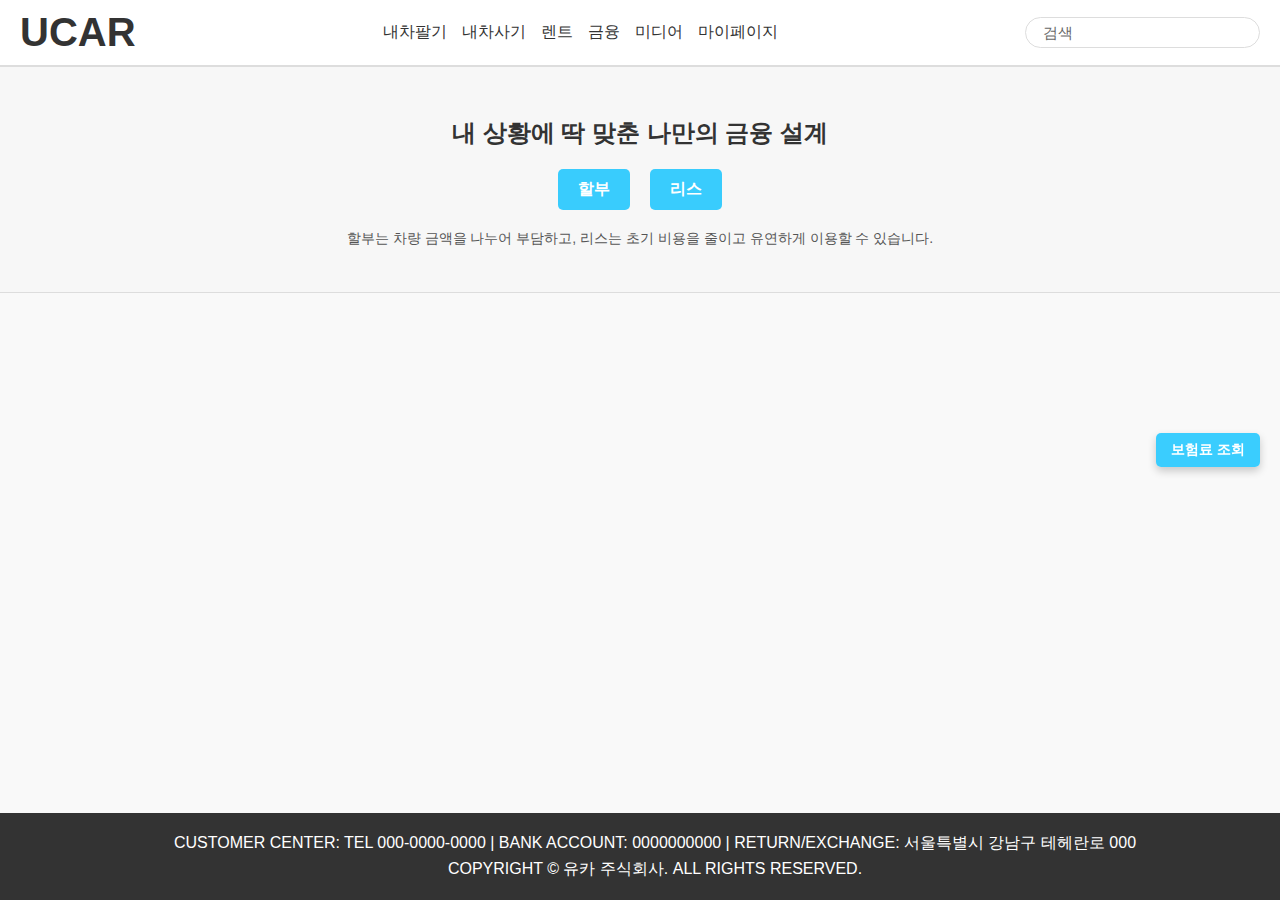
<file: finance1.html>
<!DOCTYPE html>
<html lang="ko">
<head>
  <meta charset="UTF-8">
  <meta name="viewport" content="width=device-width, initial-scale=1.0">
  <title>할부 및 리스</title>
  <style>
    /* 기본 스타일 */
    body {
      font-family: Arial, sans-serif;
      margin: 0;
      padding: 0;
      background-color: #f9f9f9;
    }

    /* 상단 네비게이션 바 */
    .top-bar {
      background-color: #f0f0f0;
      padding: 5px 20px;
      font-size: 0.9em;
      text-align: right;
    }

    .top-bar span {
      margin-left: 20px;
      cursor: pointer;
    }
    .logo {
            font-size: 40px;
            font-weight: bold;
            color: #333;
        }

    /* 메인 헤더 */
    header {
            background-color: #fff;
            border-bottom: 1px solid #ddd;
            padding: 10px 20px;
            display: flex;
            justify-content: space-between;
            align-items: center;
        }

        .search-bar {
            border: 1px solid #ddd;
            border-radius: 20px;
            padding: 5px 15px;
            display: flex;
            align-items: center;
        }
        .search-bar input {
            border: none;
            outline: none;
            font-size: 15px;
        }
        .search-bar input::placeholder {
            color: #676767;
        }

        nav {
            display: flex;
            gap: 15px;
        }
        nav a {
            text-decoration: none;
            color: #333;
        }
        nav a:hover {
            color: #007bff;
        }

    /* 할부 및 리스 섹션 스타일 */
    .finance-section {
      text-align: center;
      padding: 30px;
      background-color: #f7f7f7;
      border-top: 1px solid #ddd;
      border-bottom: 1px solid #ddd;
    }

    .finance-section h2 {
      font-size: 24px;
      color: #333;
    }

    .finance-tabs {
      display: flex;
      justify-content: center;
      gap: 20px;
      margin: 20px 0;
    }

    .finance-tabs .tab {
      display: inline-block;
      padding: 10px 20px;
      font-size: 16px;
      color: white;
      background-color: #00bfffc4;
      border-radius: 5px;
      text-decoration: none;
      font-weight: bold;
    }

    .finance-tabs .tab:hover {
      background-color: #007bff;
    }

    .finance-section p {
      font-size: 14px;
      color: #555;
      margin-top: 10px;
    }
     /* 푸터 */
     footer {
            background-color: #333;
            color: #fff;
            text-align: center;
            padding: 15px;
            margin-top: 20px;
            position:fixed;
            bottom : 0;
            width:100%
        }
        footer div {
            margin: 5px 0;
        }

    


       /* 보험료 조회 버튼 스타일 */
       .insurance-button {
      position: fixed;
      top: 50%;
      right: 20px;
      transform: translateY(-50%);
      padding: 8px 15px;
      background-color: #00bfffc4;
      color: white;
      font-size: 14px;
      font-weight: bold;
      border: none;
      border-radius: 5px;
      cursor: pointer;
      box-shadow: 0 4px 8px rgba(0, 0, 0, 0.2);
    }

    .insurance-button:hover {
      background-color: #007bff;
    }

    /* 보험료 링크 섹션 스타일 */
    .insurance-links {
      display: none;
      position: fixed;
      top: 50%;
      right: 60px;
      transform: translateY(-50%);
      background-color: white;
      border: 1px solid #ddd;
      border-radius: 8px;
      box-shadow: 0 4px 8px rgba(0, 0, 0, 0.1);
      width: 200px;
      padding: 10px;
    }

    .insurance-links h3 {
      font-size: 14px;
      margin-bottom: 10px;
      color: #333;
      text-align: center;
    }

    .insurance-links a {
      display: block;
      font-size: 12px;
      color: #007bff;
      text-decoration: none;
      margin: 5px 0;
      text-align: center;
    }

    .insurance-links a:hover {
      text-decoration: underline;
    }

    .insurance-links .close-btn {
      display: block;
      text-align: center;
      margin-top: 10px;
      font-size: 12px;
      color: #333;
      cursor: pointer;
    }

    .insurance-links .close-btn:hover {
      color: #007bff;
    }

  </style>
</head>

<body>

    
<!-- 헤더 -->
<header>
    <div class="logo">UCAR</div>
    <nav>
        <a href="gucsan.html">내차팔기</a>
        <a href="#">내차사기</a>
        <a href="lentcar.html">렌트</a>
        <a href="#">금융</a>
        <a href="#">미디어</a>
        <a href="mypage.html">마이페이지</a>
    </nav>
    <div class="search-bar">
        <input type="text" placeholder="검색">
    </div>
</header>

  <!-- 할부 및 리스 섹션 -->
  <div class="finance-section">
    <h2>내 상황에 딱 맞춘 나만의 금융 설계</h2>
    <div class="finance-tabs">
      <a href="https://example.com/installment" target="_blank" class="tab">할부</a>
      <a href="https://example.com/lease" target="_blank" class="tab">리스</a>
    </div>
    <p>할부는 차량 금액을 나누어 부담하고, 리스는 초기 비용을 줄이고 유연하게 이용할 수 있습니다.</p>
  </div>

   <!-- 보험료 조회 버튼 -->
  <button class="insurance-button" onclick="toggleInsuranceLinks()">보험료 조회</button>

<!-- 보험료 링크 섹션 -->
<div class="insurance-links" id="insuranceLinks">
  <h3>보험사 링크</h3>
  <a href="https://www.directdb.co.kr/at/prd/atarc/step1/formStepPreView.do?src=adwords&kw=0299B4&partner_code=C457&keyword=KGM00049&utm_source=google_pc&utm_medium=cpc_2&utm_campaign=nhnad&utm_term=DB%EB%8B%A4%EC%9D%B4%EB%A0%89%ED%8A%B8%EC%9E%90%EB%8F%99%EC%B0%A8%EB%B3%B4%ED%97%98&nbsrc=adwords_g&nbkw=db%EB%8B%A4%EC%9D%B4%EB%A0%89%ED%8A%B8%EC%9E%90%EB%8F%99%EC%B0%A8%EB%B3%B4%ED%97%98&gad_source=1&gclid=CjwKCAiArva5BhBiEiwA-oTnXUgFiydlo781aUXQ8JxNuP2aME779i_HXiXUD5cZV3sJGZYaYS42FxoC1jQQAvD_BwE" target="_blank">DB손해보험 다이렉트</a>
  <a href="https://direct.samsungfire.com/ria/pc/product/car/?state=Front&gclid=CjwKCAiArva5BhBiEiwA-oTnXSf3gfYKbB1qrFnNDKL91WsfJJDFwqqnNV66DED7umc6gnrz29SIPBoCWMgQAvD_BwE" target="_blank">삼성화제 다이렉트</a>
  <a href="http://directcarbohum.com/?md=googledirectcarbohum_PC&gclid=CjwKCAiArva5BhBiEiwA-oTnXXmAZgKiVcFnfhRGtzs1xZBG9AwLsd9x4dnFHZ40dipm3VpD_lCX9RoC13oQAvD_BwE" target="_blank">메리츠손해보험 다이렉트</a>
  <a href="https://kb-direct.co.kr/?inType=5&gad_source=1&gclid=CjwKCAiArva5BhBiEiwA-oTnXdrke2qUXS7PpbakB3SiRoeCYdUhf6s6YOHILbPUs2NY7N62kxhr0xoC-YkQAvD_BwE" target="_blank">KB손해보험 다이렉트</a>
  <a href="https://direct.hi.co.kr/service.do?m=28680681ee&HDMS1=cpc&HDMS2=google&HDMS3=listing&HDMS4=%ED%98%84%EB%8C%80%ED%95%B4%EC%83%81%EB%8B%A4%EC%9D%B4%EB%A0%89%ED%8A%B8%EC%9E%90%EB%8F%99%EC%B0%A8%EB%B3%B4%ED%97%98_brand&utm_source=google&utm_medium=cpc&utm_campaign=%EC%9E%90%EB%8F%99%EC%B0%A8%EB%B3%B4%ED%97%98&utm_term=%ED%98%84%EB%8C%80%ED%95%B4%EC%83%81%EB%8B%A4%EC%9D%B4%EB%A0%89%ED%8A%B8%EC%9E%90%EB%8F%99%EC%B0%A8%EB%B3%B4%ED%97%98_brand&gad_source=1&gclid=CjwKCAiArva5BhBiEiwA-oTnXRX80GLz5CyorLdKHAMj9uAKTLNLV910-GcShBr65-8i4a10apifuxoCydsQAvD_BwE" target="_blank">현대해상 다이렉트</a>
  <span class="close-btn" onclick="toggleInsuranceLinks()">닫기</span>
</div>

<script>
  // 보험료 링크 토글 기능
  function toggleInsuranceLinks() {
    const linksSection = document.getElementById('insuranceLinks');
    if (linksSection.style.display === 'none' || linksSection.style.display === '') {
      linksSection.style.display = 'block';
    } else {
      linksSection.style.display = 'none';
    }
  }
  </script>
  <!-- 푸터 -->
<footer>
    <div>CUSTOMER CENTER: TEL 000-0000-0000 | BANK ACCOUNT: 0000000000 | RETURN/EXCHANGE: 서울특별시 강남구 테헤란로 000</div>
    <div>COPYRIGHT © 유카 주식회사. ALL RIGHTS RESERVED.</div>
</footer>

</body>
</html>
</file>
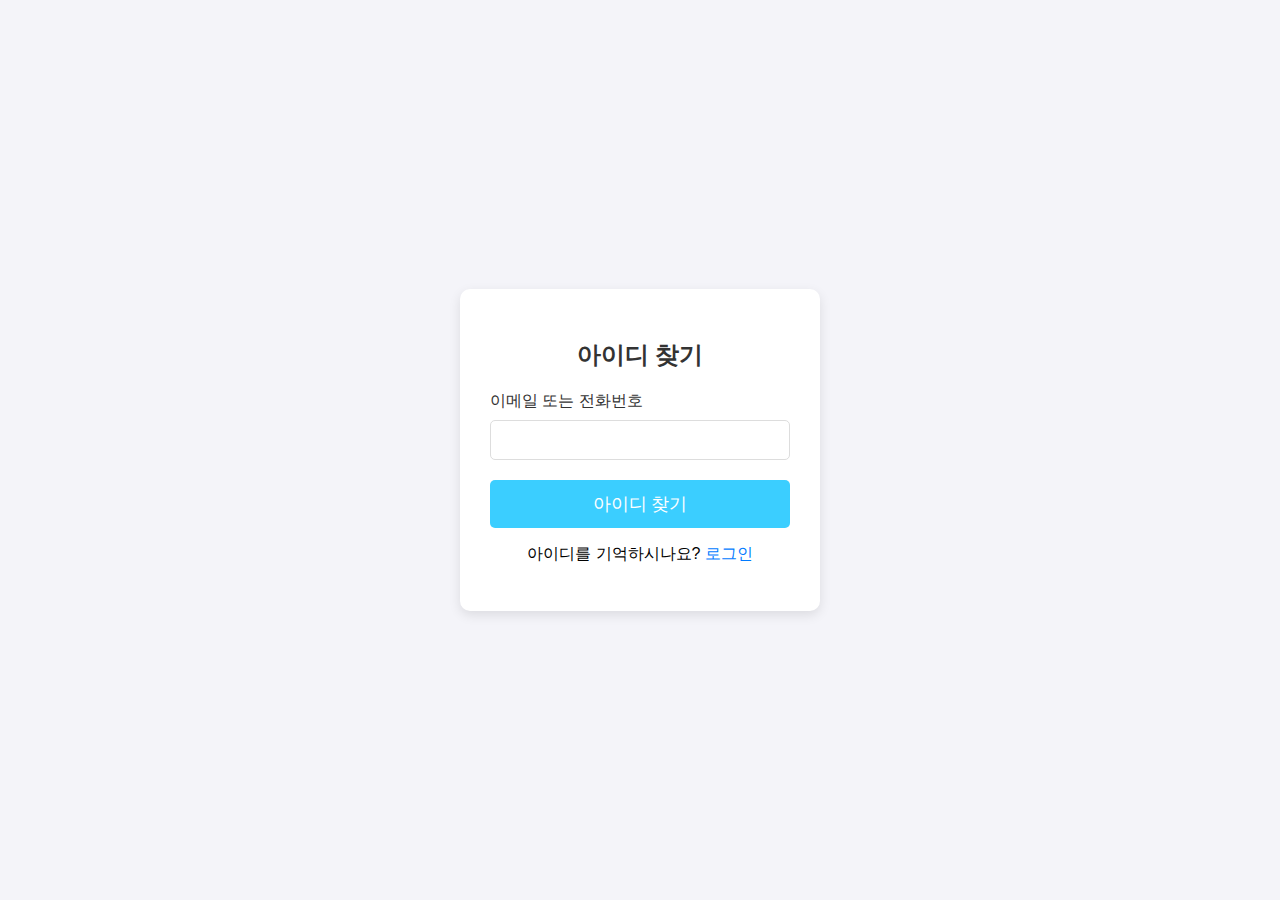
<file: find-id.html>
<!DOCTYPE html>
<html lang="ko">
<head>
  <meta charset="UTF-8">
  <meta name="viewport" content="width=device-width, initial-scale=1.0">
  <title>Ucar 아이디 찾기</title>
  <style>
    body {
      font-family: Arial, sans-serif;
      background-color: #f4f4f9;
      margin: 0;
      padding: 0;
      display: flex;
      justify-content: center;
      align-items: center;
      height: 100vh;
    }

    .find-container {
      background-color: #fff;
      padding: 30px;
      border-radius: 10px;
      box-shadow: 0 4px 12px rgba(0, 0, 0, 0.1);
      width: 300px;
    }

    h2 {
      text-align: center;
      margin-bottom: 20px;
      color: #333;
    }

    .input-group {
      margin-bottom: 20px;
    }

    .input-group label {
      font-size: 1em;
      color: #333;
      display: block;
      margin-bottom: 8px;
    }

    .input-group input {
      width: 100%;
      padding: 10px;
      font-size: 1em;
      border-radius: 5px;
      border: 1px solid #ddd;
      box-sizing: border-box;
    }

    .input-group input:focus {
      outline: none;
      border-color:  #00bfffc4;
    }

    .btn {
      width: 100%;
      padding: 12px;
      background-color:  #00bfffc4;
      border: none;
      border-radius: 5px;
      font-size: 1.1em;
      color: #fff;
      cursor: pointer;
    }



    .link {
      text-align: center;
      margin-top: 15px;
    }

    .link a {
      color: #007bff;
      text-decoration: none;
    }

    .link a:hover {
      text-decoration: underline;
    }
  </style>
</head>
<body>

  <div class="find-container">
    <h2>아이디 찾기</h2>

    <!-- 아이디 찾기 폼 -->
    <form action="find-id.html" method="post">
      <!-- 이메일 또는 전화번호 입력 -->
      <div class="input-group">
        <label for="email">이메일 또는 전화번호</label>
        <input type="text" id="email" name="email" required>
      </div>

      <!-- 아이디 찾기 버튼 -->
      <button type="submit" class="btn">아이디 찾기</button>
    </form>

    <!-- 링크 -->
    <div class="link">
      <p>아이디를 기억하시나요? <a href="login2.html">로그인</a></p>
    </div>
  </div>

</body>
</html>
</file>
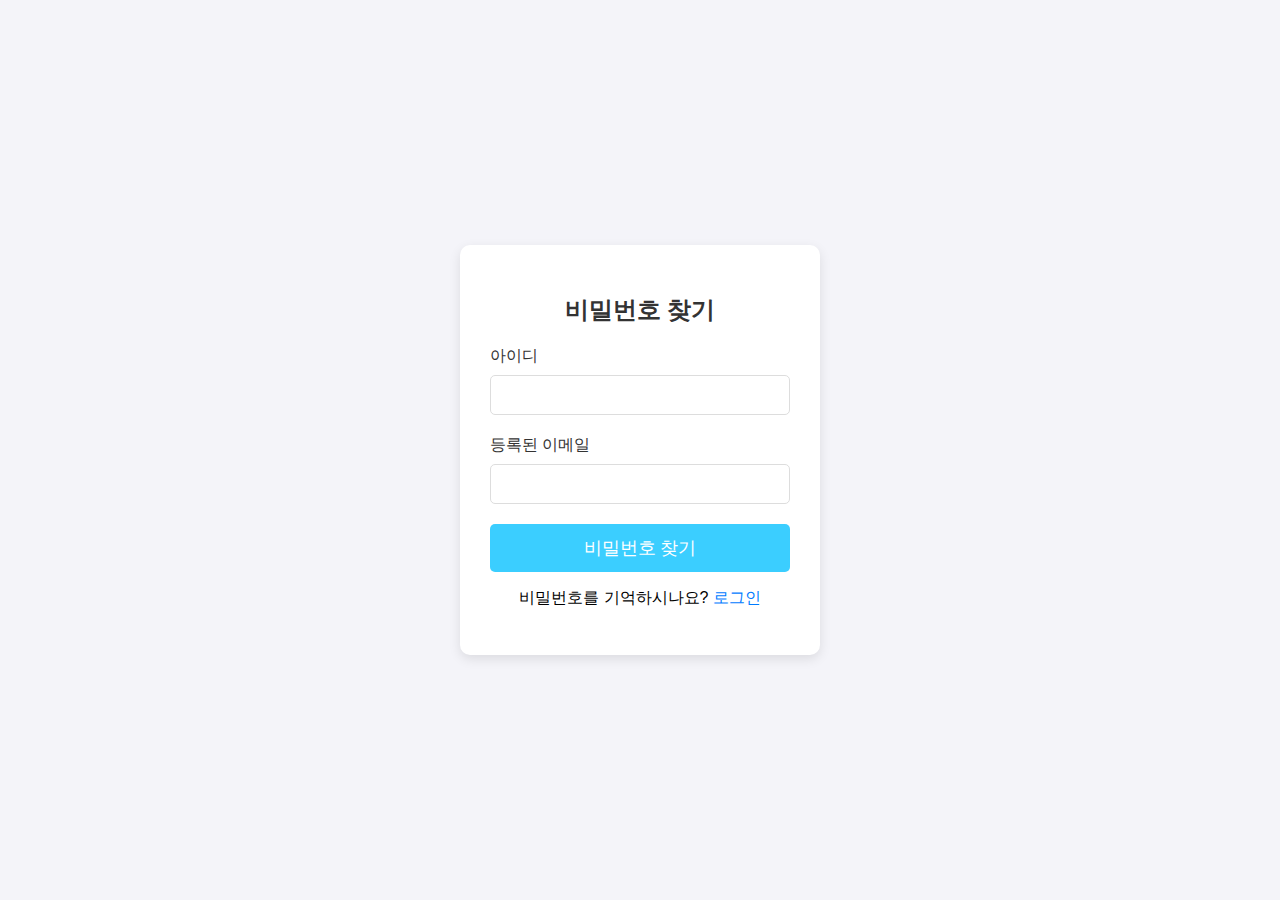
<file: find-password.html>
<!DOCTYPE html>
<html lang="ko">
<head>
  <meta charset="UTF-8">
  <meta name="viewport" content="width=device-width, initial-scale=1.0">
  <title>Ucar 비밀번호 찾기</title>
  <style>
    body {
      font-family: Arial, sans-serif;
      background-color: #f4f4f9;
      margin: 0;
      padding: 0;
      display: flex;
      justify-content: center;
      align-items: center;
      height: 100vh;
    }

    .find-container {
      background-color: #fff;
      padding: 30px;
      border-radius: 10px;
      box-shadow: 0 4px 12px rgba(0, 0, 0, 0.1);
      width: 300px;
    }

    h2 {
      text-align: center;
      margin-bottom: 20px;
      color: #333;
    }

    .input-group {
      margin-bottom: 20px;
    }

    .input-group label {
      font-size: 1em;
      color: #333;
      display: block;
      margin-bottom: 8px;
    }

    .input-group input {
      width: 100%;
      padding: 10px;
      font-size: 1em;
      border-radius: 5px;
      border: 1px solid #ddd;
      box-sizing: border-box;
    }

    .input-group input:focus {
      outline: none;
      border-color: #00bfffc4;
    }

    .btn {
      width: 100%;
      padding: 12px;
      background-color: #00bfffc4;
      border: none;
      border-radius: 5px;
      font-size: 1.1em;
      color: #fff;
      cursor: pointer;
    }

    

    .link {
      text-align: center;
      margin-top: 15px;
    }

    .link a {
      color: #007bff;
      text-decoration: none;
    }

    .link a:hover {
      text-decoration: underline;
    }
  </style>
</head>
<body>

  <div class="find-container">
    <h2>비밀번호 찾기</h2>

    <!-- 비밀번호 찾기 폼 -->
    <form action="find-password-result.html" method="post">
      <!-- 아이디 입력 -->
      <div class="input-group">
        <label for="username">아이디</label>
        <input type="text" id="username" name="username" required>
      </div>

      <!-- 이메일 입력 -->
      <div class="input-group">
        <label for="email">등록된 이메일</label>
        <input type="email" id="email" name="email" required>
      </div>

      <!-- 비밀번호 찾기 버튼 -->
      <button type="submit" class="btn">비밀번호 찾기</button>
    </form>

    <!-- 링크 -->
    <div class="link">
      <p>비밀번호를 기억하시나요? <a href="login2.html">로그인</a></p>
    </div>
  </div>

</body>
</html>
</file>
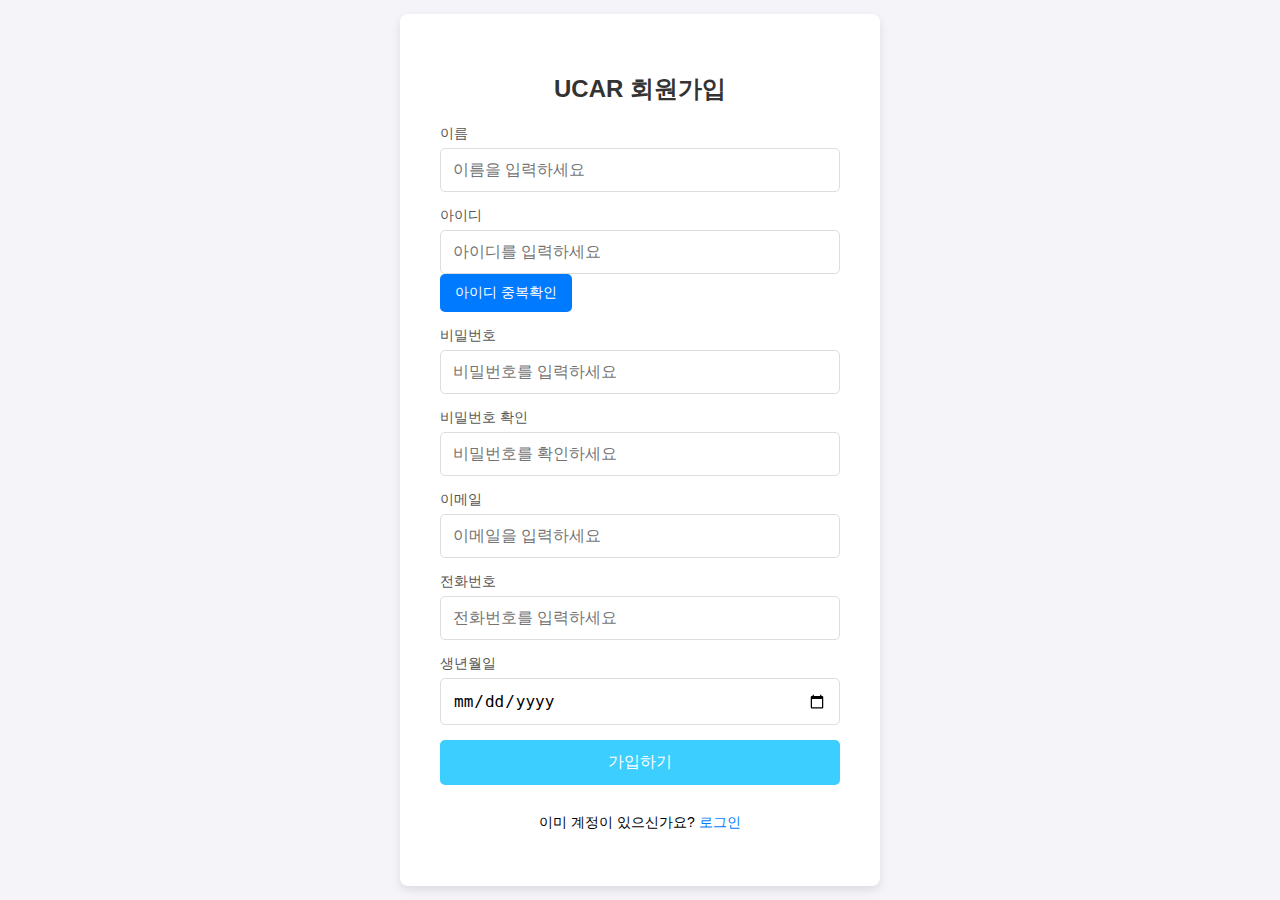
<file: login1.html>
<!DOCTYPE html>
<html lang="ko">
<head>
  <meta charset="UTF-8">
  <meta name="viewport" content="width=device-width, initial-scale=1.0">
  <title>회원가입</title>
  <style>
    body {
      font-family: Arial, sans-serif;
      background-color: #f4f4f9;
      display: flex;
      justify-content: center;
      align-items: center;
      height: 100vh;
      margin: 0;
    }

    .signup-container {
      background-color: #fff;
      border-radius: 8px;
      padding: 40px;
      box-shadow: 0 4px 10px rgba(0, 0, 0, 0.1);
      width: 400px;
      max-width: 100%;
    }

    .signup-container h2 {
      text-align: center;
      font-size: 24px;
      margin-bottom: 20px;
      color: #333;
    }

    .input-group {
      margin-bottom: 15px;
      display: flex;
      flex-direction: column;
    }

    .input-group label {
      font-size: 14px;
      color: #555;
      margin-bottom: 5px;
    }

    .input-group input {
      padding: 12px;
      border: 1px solid #ddd;
      border-radius: 5px;
      font-size: 16px;
    }

    .input-group input:focus {
      outline: none;
      border-color: #007bff;
    }

    .input-group .button-group {
      display: flex;
      justify-content: flex-start;
      gap: 10px;
    }

    .input-group button {
      padding: 10px 15px;
      background-color: #007bff;
      color: white;
      border: none;
      border-radius: 5px;
      cursor: pointer;
      font-size: 14px;
    }

    .input-group button:hover {
      background-color: #0056b3;
    }

    .input-group small {
      font-size: 12px;
      color: #888;
    }

    .input-group .error {
      color: #e74c3c;
      font-size: 12px;
    }

    .signup-container button[type="submit"] {
      width: 100%;
      padding: 12px;
      background-color:  #00bfffc4;
      color: white;
      border: none;
      border-radius: 5px;
      font-size: 16px;
      cursor: pointer;
    }

    .signup-container button[type="submit"]:hover {
      background-color: #218838;
    }

    .signup-container .link {
      display: flex;
      justify-content: center;
      margin-top: 15px;
      font-size: 14px;
    }

    .signup-container .link a {
      color: #007bff;
      text-decoration: none;
    }

    .signup-container .link a:hover {
      text-decoration: underline;
    }

    /* 반응형 디자인 */
    @media (max-width: 480px) {
      .signup-container {
        padding: 20px;
        width: 90%;
      }
    }
  </style>
</head>
<body>

  <div class="signup-container">
    <h2>UCAR 회원가입</h2>
    <form id="signupForm">
      <!-- 이름 -->
      <div class="input-group">
        <label for="name">이름</label>
        <input type="text" id="name" name="name" placeholder="이름을 입력하세요" required>
      </div>

      <!-- 아이디 -->
      <div class="input-group">
        <label for="username">아이디</label>
        <input type="text" id="username" name="username" placeholder="아이디를 입력하세요" required>
        <div class="button-group">
          <button type="button" id="checkUsernameBtn">아이디 중복확인</button>
        </div>
        <small id="usernameError" class="error"></small>
      </div>

      <!-- 비밀번호 -->
      <div class="input-group">
        <label for="password">비밀번호</label>
        <input type="password" id="password" name="password" placeholder="비밀번호를 입력하세요" required>
        <small class="error" id="passwordError"></small>
      </div>

      <!-- 비밀번호 확인 -->
      <div class="input-group">
        <label for="passwordConfirm">비밀번호 확인</label>
        <input type="password" id="passwordConfirm" name="passwordConfirm" placeholder="비밀번호를 확인하세요" required>
        <small class="error" id="passwordConfirmError"></small>
      </div>

      <!-- 이메일 -->
      <div class="input-group">
        <label for="email">이메일</label>
        <input type="email" id="email" name="email" placeholder="이메일을 입력하세요" required>
      </div>

      <!-- 전화번호 -->
      <div class="input-group">
        <label for="phone">전화번호</label>
        <input type="tel" id="phone" name="phone" placeholder="전화번호를 입력하세요" required>
      </div>

      <!-- 생년월일 -->
      <div class="input-group">
        <label for="birthdate">생년월일</label>
        <input type="date" id="birthdate" name="birthdate" required>
      </div>

      <!-- 가입 버튼 -->
      <button type="submit">가입하기</button>
    </form>

    <div class="link">
      <p>이미 계정이 있으신가요? <a href="login2.html">로그인</a></p>
    </div>
  </div>

  <script>
    // 아이디 중복 확인
    document.getElementById('checkUsernameBtn').addEventListener('click', function() {
      const username = document.getElementById('username').value;
      const errorMessage = document.getElementById('usernameError');
      
      // 간단한 예시로, 아이디 중복을 "test"라는 아이디로 가정
      if (username === "test") {
        errorMessage.textContent = "이 아이디는 이미 사용 중입니다.";
      } else {
        errorMessage.textContent = "";
        alert("사용 가능한 아이디입니다.");
      }
    });

    // 비밀번호 확인
    document.getElementById('signupForm').addEventListener('submit', function(event) {
      let valid = true;

      // 비밀번호 확인
      const password = document.getElementById('password').value;
      const passwordConfirm = document.getElementById('passwordConfirm').value;

      if (password !== passwordConfirm) {
        document.getElementById('passwordConfirmError').textContent = "비밀번호가 일치하지 않습니다.";
        valid = false;
      } else {
        document.getElementById('passwordConfirmError').textContent = "";
      }

      // 비밀번호 유효성 (최소 8자)
      if (password.length < 8) {
        document.getElementById('passwordError').textContent = "비밀번호는 최소 8자 이상이어야 합니다.";
        valid = false;
      } else {
        document.getElementById('passwordError').textContent = "";
      }

      if (!valid) {
        event.preventDefault(); // 폼 제출 막기
      }
    });
  </script>

</body>
</html>
</file>
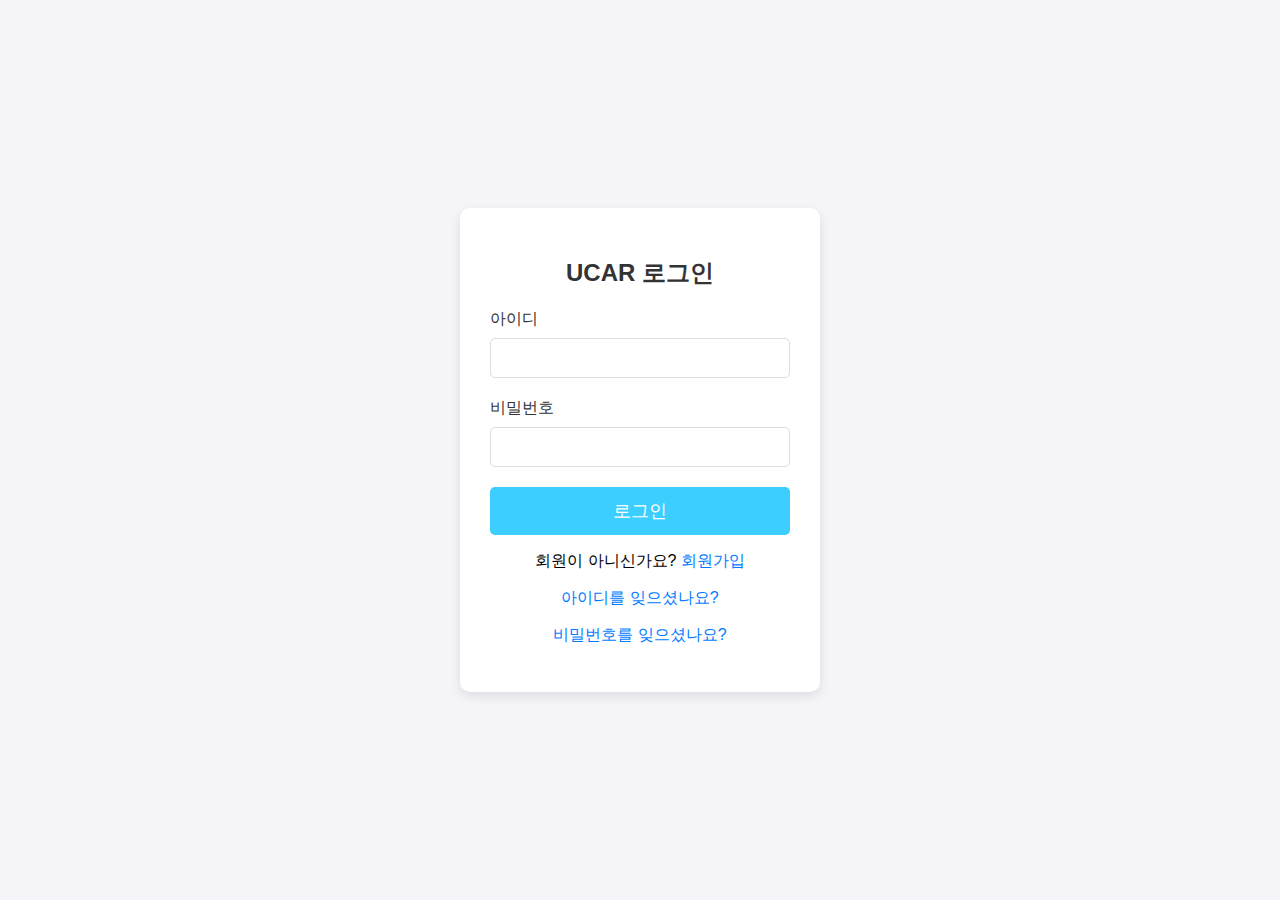
<file: login2.html>
<!DOCTYPE html>
<html lang="ko">
<head>
  <meta charset="UTF-8">
  <meta name="viewport" content="width=device-width, initial-scale=1.0">
  <title>Ucar 로그인 페이지</title>
  <style>
    body {
      font-family: Arial, sans-serif;
      background-color: #f4f4f9;
      margin: 0;
      padding: 0;
      display: flex;
      justify-content: center;
      align-items: center;
      height: 100vh;
    }

    .login-container {
      background-color: #fff;
      padding: 30px;
      border-radius: 10px;
      box-shadow: 0 4px 12px rgba(0, 0, 0, 0.1);
      width: 300px;
    }

    h2 {
      text-align: center;
      margin-bottom: 20px;
      color: #333;
    }

    .input-group {
      margin-bottom: 20px;
    }

    .input-group label {
      font-size: 1em;
      color: #333;
      display: block;
      margin-bottom: 8px;
    }

    .input-group input {
      width: 100%;
      padding: 10px;
      font-size: 1em;
      border-radius: 5px;
      border: 1px solid #ddd;
      box-sizing: border-box;
    }

    .input-group input:focus {
      outline: none;
      border-color: #00bfffc4;
    }

    .btn {
      width: 100%;
      padding: 12px;
      background-color: #00bfffc4;
      border: none;
      border-radius: 5px;
      font-size: 1.1em;
      color: #fff;
      cursor: pointer;
    }


    .link {
      text-align: center;
      margin-top: 15px;
    }

    .link a {
      color: #007bff;
      text-decoration: none;
    }

    .link a:hover {
      text-decoration: underline;
    }
  </style>
</head>
<body>

  <div class="login-container">
    <h2>UCAR 로그인</h2>

    <!-- 로그인 폼 -->
    <form action="dashboard.html" method="post">
      <!-- 아이디 입력 -->
      <div class="input-group">
        <label for="username">아이디</label>
        <input type="text" id="username" name="username" required>
      </div>

      <!-- 비밀번호 입력 -->
      <div class="input-group">
        <label for="password">비밀번호</label>
        <input type="password" id="password" name="password" required>
      </div>

      <!-- 로그인 버튼 -->
      <button type="submit" class="btn">로그인</button>
    </form>

    <!-- 링크 -->
    <div class="link">
      <p>회원이 아니신가요? <a href="login1.html">회원가입</a></p>
      <p><a href="find-id.html">아이디를 잊으셨나요?</a></p>
      <p><a href="find-password.html">비밀번호를 잊으셨나요?</a></p>
    </div>
  </div>

</body>
</html>
</file>
